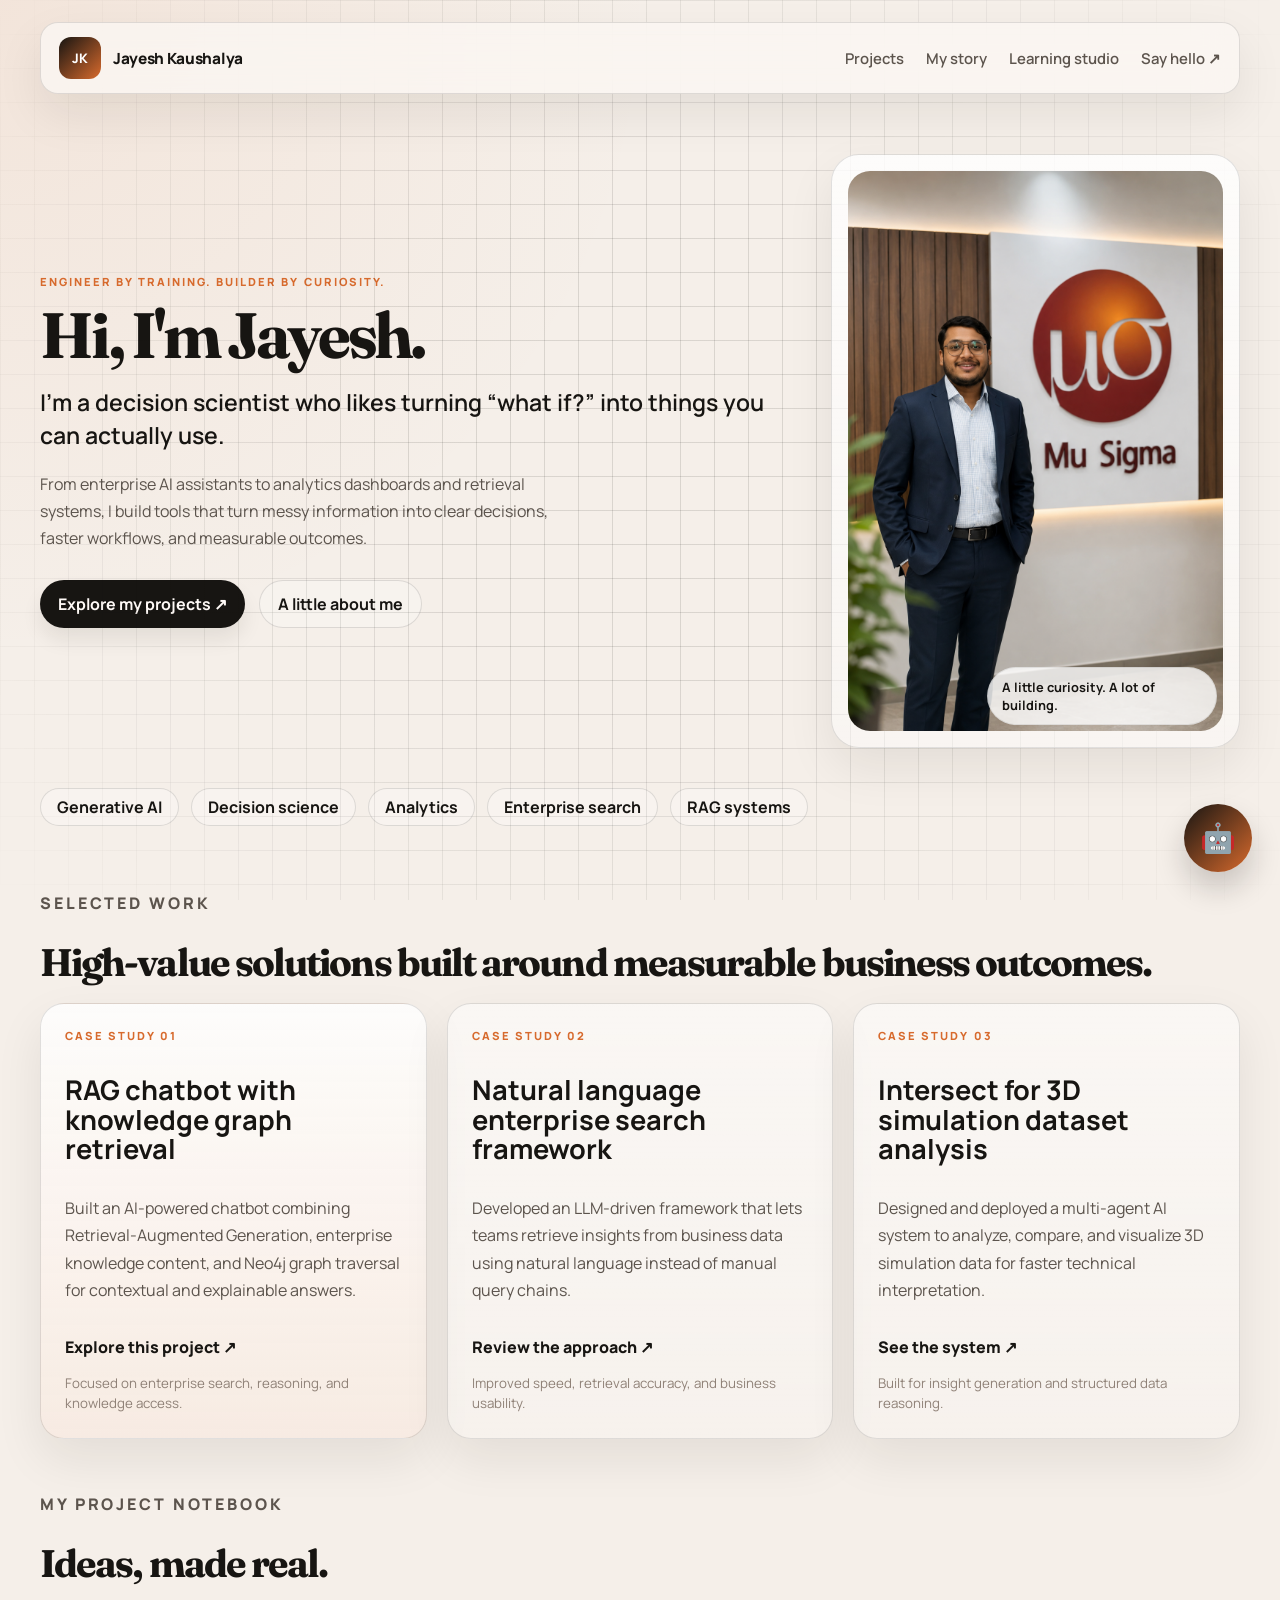
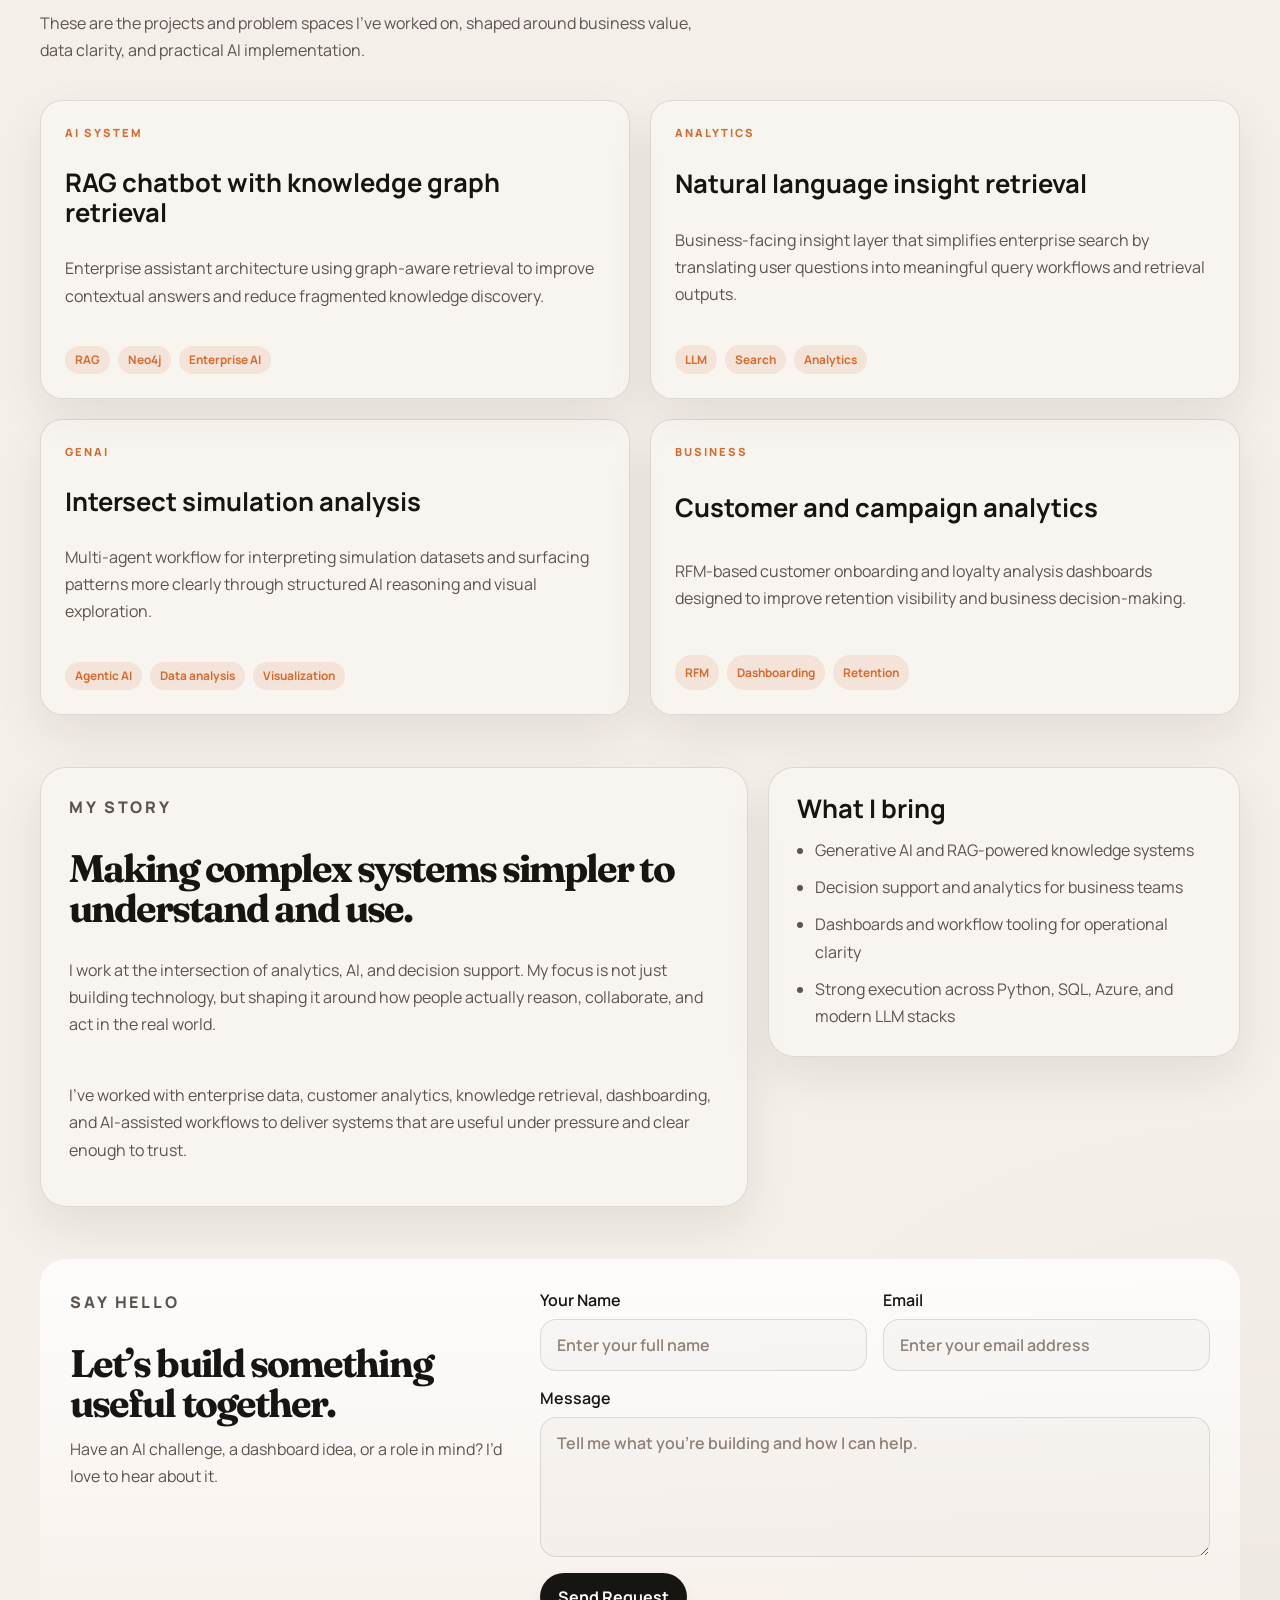
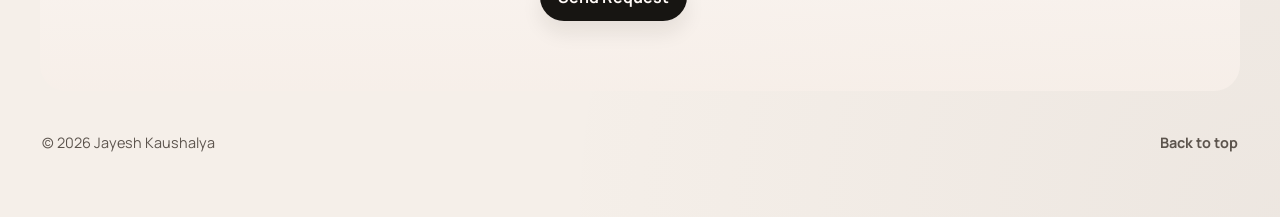
<file: index.html>
<!doctype html>
<html lang="en">
<head>
  <meta charset="utf-8" />
  <meta name="viewport" content="width=device-width,initial-scale=1" />
  <meta name="description" content="Portfolio of Jayesh Kaushalya, a Bengaluru-based decision scientist building practical AI and analytics systems." />
  <meta name="theme-color" content="#f5efe9" />
  <title>Jayesh Kaushalya | Builder of useful AI systems</title>
  <link rel="preconnect" href="https://fonts.googleapis.com">
  <link rel="preconnect" href="https://fonts.gstatic.com" crossorigin>
  <link href="https://fonts.googleapis.com/css2?family=Fraunces:opsz,wght@9..144,600;9..144,700&family=Manrope:wght@400;500;600;700;800&display=swap" rel="stylesheet">
  <link rel="stylesheet" href="styles.css">
</head>
<body>
  <div class="page-shell">
    <div class="site-content">
      <header class="site-header">
        <a class="brand" href="#top" aria-label="Jayesh Kaushalya home">
          <span class="brand-mark">JK</span>
          <span class="brand-wordmark">Jayesh Kaushalya</span>
        </a>

        <nav class="main-nav" aria-label="Primary navigation">
          <a href="#projects">Projects</a>
          <a href="#about">My story</a>
          <a href="https://jayesh-learning-studio.onrender.com/learn">Learning studio</a>
          <a href="#contact">Say hello ↗</a>
        </nav>
      </header>

      <main id="top">
        <section class="hero">
          <div class="hero-copy">
            <p class="eyebrow">ENGINEER BY TRAINING. BUILDER BY CURIOSITY.</p>
            <h1>Hi, I'm Jayesh.</h1>
            <p class="lead">I'm a decision scientist who likes turning “what if?” into things you can actually use.</p>
            <p class="hero-subcopy">
              From enterprise AI assistants to analytics dashboards and retrieval systems, I build tools that turn messy information into clear decisions, faster workflows, and measurable outcomes.
            </p>

            <div class="hero-actions">
              <a class="primary-link" href="#projects">Explore my projects ↗</a>
              <a class="secondary-link" href="#about">A little about me</a>
            </div>
          </div>

          <div class="hero-visual" aria-label="Profile image">
            <img src="assets/profile.png" alt="Jayesh Kaushalya portrait" />
            <div class="visual-caption">A little curiosity. A lot of building.</div>
          </div>
        </section>

        <section class="pill-row" aria-label="Core focus areas">
          <span>Generative AI</span>
          <span>Decision science</span>
          <span>Analytics</span>
          <span>Enterprise search</span>
          <span>RAG systems</span>
        </section>

        <section class="project-showcase" id="projects">
          <div class="section-heading">
            <p class="section-kicker">Selected work</p>
            <h2>High-value solutions built around measurable business outcomes.</h2>
          </div>

          <div class="project-grid">
            <article class="project-card project-card-featured">
              <div class="project-card-header">
                <span class="project-tag">Case Study 01</span>
              </div>
              <h3>RAG chatbot with knowledge graph retrieval</h3>
              <p>Built an AI-powered chatbot combining Retrieval-Augmented Generation, enterprise knowledge content, and Neo4j graph traversal for contextual and explainable answers.</p>
              <a href="#contact">Explore this project ↗</a>
              <small>Focused on enterprise search, reasoning, and knowledge access.</small>
            </article>

            <article class="project-card">
              <div class="project-card-header">
                <span class="project-tag">Case Study 02</span>
              </div>
              <h3>Natural language enterprise search framework</h3>
              <p>Developed an LLM-driven framework that lets teams retrieve insights from business data using natural language instead of manual query chains.</p>
              <a href="#contact">Review the approach ↗</a>
              <small>Improved speed, retrieval accuracy, and business usability.</small>
            </article>

            <article class="project-card">
              <div class="project-card-header">
                <span class="project-tag">Case Study 03</span>
              </div>
              <h3>Intersect for 3D simulation dataset analysis</h3>
              <p>Designed and deployed a multi-agent AI system to analyze, compare, and visualize 3D simulation data for faster technical interpretation.</p>
              <a href="#contact">See the system ↗</a>
              <small>Built for insight generation and structured data reasoning.</small>
            </article>
          </div>
        </section>

        <section class="notebook" aria-label="Project notebook">
          <div class="section-heading compact">
            <p class="section-kicker">My project notebook</p>
            <h2>Ideas, made real.</h2>
            <p>These are the projects and problem spaces I’ve worked on, shaped around business value, data clarity, and practical AI implementation.</p>
          </div>

          <div class="notebook-grid">
            <article class="notebook-item">
              <div class="mini-badge">AI system</div>
              <h3>RAG chatbot with knowledge graph retrieval</h3>
              <p>Enterprise assistant architecture using graph-aware retrieval to improve contextual answers and reduce fragmented knowledge discovery.</p>
              <div class="tag-list">
                <span>RAG</span>
                <span>Neo4j</span>
                <span>Enterprise AI</span>
              </div>
            </article>

            <article class="notebook-item">
              <div class="mini-badge">Analytics</div>
              <h3>Natural language insight retrieval</h3>
              <p>Business-facing insight layer that simplifies enterprise search by translating user questions into meaningful query workflows and retrieval outputs.</p>
              <div class="tag-list">
                <span>LLM</span>
                <span>Search</span>
                <span>Analytics</span>
              </div>
            </article>

            <article class="notebook-item">
              <div class="mini-badge">GenAI</div>
              <h3>Intersect simulation analysis</h3>
              <p>Multi-agent workflow for interpreting simulation datasets and surfacing patterns more clearly through structured AI reasoning and visual exploration.</p>
              <div class="tag-list">
                <span>Agentic AI</span>
                <span>Data analysis</span>
                <span>Visualization</span>
              </div>
            </article>

            <article class="notebook-item">
              <div class="mini-badge">Business</div>
              <h3>Customer and campaign analytics</h3>
              <p>RFM-based customer onboarding and loyalty analysis dashboards designed to improve retention visibility and business decision-making.</p>
              <div class="tag-list">
                <span>RFM</span>
                <span>Dashboarding</span>
                <span>Retention</span>
              </div>
            </article>
          </div>
        </section>

        <section class="about" id="about">
          <div class="about-copy">
            <p class="section-kicker">My story</p>
            <h2>Making complex systems simpler to understand and use.</h2>
            <p>
              I work at the intersection of analytics, AI, and decision support. My focus is not just building technology, but shaping it around how people actually reason, collaborate, and act in the real world.
            </p>
            <p>
              I’ve worked with enterprise data, customer analytics, knowledge retrieval, dashboarding, and AI-assisted workflows to deliver systems that are useful under pressure and clear enough to trust.
            </p>
          </div>

          <div class="about-card">
            <h3>What I bring</h3>
            <ul>
              <li>Generative AI and RAG-powered knowledge systems</li>
              <li>Decision support and analytics for business teams</li>
              <li>Dashboards and workflow tooling for operational clarity</li>
              <li>Strong execution across Python, SQL, Azure, and modern LLM stacks</li>
            </ul>
          </div>
        </section>

        <section class="contact-panel" id="contact">
          <div class="contact-copy-block">
            <p class="section-kicker">Say hello</p>
            <h2>Let’s build something useful together.</h2>
            <p>Have an AI challenge, a dashboard idea, or a role in mind? I’d love to hear about it.</p>
          </div>

          <form class="contact-form" id="contactForm" action="https://api.web3forms.com/submit" method="POST">
            <input type="hidden" name="access_key" value="9c6d0e37-6dec-47e7-a2c5-f51551ccefc8" />
            <input type="hidden" name="subject" value="New portfolio inquiry from Jayesh Kaushalya website" />
            <input type="checkbox" name="botcheck" class="botcheck" tabindex="-1" autocomplete="off" />

            <label>
              Your Name
              <input type="text" name="name" placeholder="Enter your full name" required />
            </label>

            <label>
              Email
              <input type="email" name="email" placeholder="Enter your email address" required />
            </label>

            <label class="full-width">
              Message
              <textarea name="message" rows="5" placeholder="Tell me what you’re building and how I can help." required></textarea>
            </label>

            <div class="form-actions full-width">
              <button type="submit" class="primary-link">Send Request</button>
            </div>

            <p class="form-status full-width" id="formStatus" aria-live="polite"></p>
          </form>
        </section>
      </main>

      <footer class="site-footer">
        <p>&copy; <span id="currentYear"></span> Jayesh Kaushalya</p>
        <a href="#top">Back to top</a>
      </footer>
    </div>
  </div>

  <button class="chat-launcher" id="chatLauncher" aria-label="Open chat with Jayesh" aria-expanded="false">
    <span class="chat-launcher-icon">🤖</span>
  </button>

  <div class="chat-popup hidden" id="chatPopup" role="dialog" aria-modal="true" aria-label="Ask Jayesh">
    <div class="chat-popup-header">
      <div class="chatbot-brand">
        <span class="chatbot-brand-mark">J</span>
        <div>
          <strong>Ask Jayesh</strong>
          <small>Web & GenAI solutions</small>
        </div>
      </div>
      <button class="chat-close" id="chatClose" aria-label="Close chat">×</button>
    </div>

    <div class="chatbot-messages" id="chatMessages" aria-live="polite">
      <div class="message bot">
        <div class="message-bubble">
          Hi! I help clients understand my work in web development, AI products, and GenAI solutions. Ask about projects, skills, or how I can help solve a problem.
        </div>
      </div>
    </div>

    <div class="chatbot-suggestions" aria-label="Suggested questions">
      <button type="button" class="suggestion-btn">Need a web app?</button>
      <button type="button" class="suggestion-btn">Need a GenAI solution?</button>
      <button type="button" class="suggestion-btn">What kind of projects do you build?</button>
    </div>

    <form class="chatbot-form" id="chatbotForm">
      <input id="chatbotInput" type="text" placeholder="Ask about web dev or GenAI..." aria-label="Ask a question" />
      <button type="submit" class="chat-send">Send</button>
    </form>
  </div>

  <script src="app.js"></script>
</body>
</html>
</file>
<file: styles.css>
﻿:root {
  --bg: #f5efe9;
  --bg-soft: #fbf7f3;
  --panel: #f8f4f0;
  --card: #fffdfb;
  --ink: #171512;
  --muted: #5c544d;
  --soft: #8f8177;
  --line: rgba(23, 21, 18, 0.12);
  --accent: #d76a2d;
  --accent-soft: rgba(215, 106, 45, 0.12);
  --shadow: 0 20px 48px rgba(26, 21, 17, 0.08);
  --field-bg: rgba(23, 21, 18, 0.02);
  --field-border: rgba(23, 21, 18, 0.12);
  --button-text: #fffaf7;
  --success: #0c7a46;
  --error: #b94d3d;
}

* {
  box-sizing: border-box;
}

html {
  scroll-behavior: smooth;
}

body {
  margin: 0;
  font-family: "Manrope", sans-serif;
  color: var(--ink);
  background:
    radial-gradient(circle at top left, rgba(215, 106, 45, 0.08), transparent 18%),
    radial-gradient(circle at bottom right, rgba(88, 75, 68, 0.05), transparent 20%),
    var(--bg);
}

a {
  color: inherit;
  text-decoration: none;
}

img {
  display: block;
  max-width: 100%;
}

button,
input,
textarea {
  font: inherit;
}

body::before {
  content: "";
  position: fixed;
  inset: 0;
  pointer-events: none;
  background-image:
    linear-gradient(var(--line) 1px, transparent 1px),
    linear-gradient(90deg, var(--line) 1px, transparent 1px);
  background-size: 34px 34px;
  mask-image: radial-gradient(circle at center, black 30%, transparent 100%);
}

.page-shell {
  width: min(1200px, calc(100% - 42px));
  margin: 0 auto;
  padding: 22px 0 50px;
}

.site-header {
  position: sticky;
  top: 12px;
  z-index: 20;
  display: flex;
  align-items: center;
  justify-content: space-between;
  gap: 18px;
  padding: 14px 18px;
  margin-bottom: 36px;
  border: 1px solid var(--line);
  border-radius: 18px;
  background: rgba(251, 247, 243, 0.76);
  backdrop-filter: blur(18px);
  box-shadow: var(--shadow);
}

.brand {
  display: inline-flex;
  align-items: center;
  gap: 12px;
  font-weight: 800;
  letter-spacing: -0.02em;
}

.brand-mark {
  display: grid;
  place-items: center;
  width: 42px;
  height: 42px;
  border-radius: 12px;
  background: linear-gradient(135deg, #171512 0%, #d76a2d 100%);
  color: #fff;
  font-size: 0.82rem;
}

.brand-wordmark {
  font-size: 0.96rem;
}

.main-nav {
  display: flex;
  align-items: center;
  gap: 22px;
  flex-wrap: wrap;
}

.main-nav a {
  position: relative;
  color: var(--muted);
  font-size: 0.93rem;
  font-weight: 600;
  transition: color 150ms ease;
}

.main-nav a::after {
  content: "";
  position: absolute;
  left: 0;
  bottom: -4px;
  width: 100%;
  height: 2px;
  border-radius: 999px;
  background: var(--accent);
  transform: scaleX(0);
  transform-origin: left;
  transition: transform 150ms ease;
}

.main-nav a:hover,
.main-nav a:focus-visible {
  color: var(--ink);
}

.main-nav a:hover::after,
.main-nav a:focus-visible::after {
  transform: scaleX(1);
}

.eyebrow,
.section-kicker,
.project-tag,
.mini-badge {
  margin: 0 0 16px;
  color: var(--accent);
  font-size: 0.7rem;
  letter-spacing: 0.18em;
  font-weight: 800;
  text-transform: uppercase;
}

h1,
h2,
h3 {
  margin: 0;
}

h1,
h2 {
  font-family: "Fraunces", serif;
  letter-spacing: -0.05em;
}

h1 {
  max-width: 12ch;
  font-size: clamp(3rem, 5vw, 5.2rem);
  line-height: 0.95;
  margin-bottom: 20px;
}

h2 {
  font-size: clamp(2.2rem, 3vw, 3.4rem);
  line-height: 1.04;
}

h3 {
  font-size: 1.6rem;
  line-height: 1.15;
}

.hero {
  display: grid;
  grid-template-columns: minmax(0, 1.3fr) minmax(300px, 0.7fr);
  gap: 30px;
  align-items: center;
  padding: 24px 0 18px;
}

.hero-copy {
  padding: clamp(20px, 3vw, 40px) 0;
}

.lead {
  max-width: 48rem;
  margin: 0 0 18px;
  color: var(--ink);
  font-size: clamp(1.18rem, 1.8vw, 1.5rem);
  line-height: 1.45;
  font-weight: 600;
}

.hero-subcopy,
.project-card p,
.notebook-item p,
.about-copy p,
.contact-copy-block p,
.about-card li,
.section-heading p {
  color: var(--muted);
  line-height: 1.7;
  font-size: 1rem;
}

.hero-subcopy {
  max-width: 52ch;
  margin: 0;
}

.hero-actions {
  display: flex;
  flex-wrap: wrap;
  gap: 14px;
  margin-top: 28px;
}

.primary-link,
.secondary-link {
  display: inline-flex;
  align-items: center;
  justify-content: center;
  min-height: 48px;
  padding: 0 18px;
  border-radius: 999px;
  font-weight: 700;
  transition: transform 150ms ease, box-shadow 150ms ease;
}

.primary-link {
  background: var(--ink);
  color: var(--button-text);
  box-shadow: 0 12px 20px rgba(23, 21, 18, 0.08);
}

.secondary-link {
  border: 1px solid var(--line);
  background: rgba(255, 255, 255, 0.25);
  color: var(--ink);
}

.primary-link:hover,
.secondary-link:hover,
.primary-link:focus-visible,
.secondary-link:focus-visible {
  transform: translateY(-1px);
}

.hero-visual {
  position: relative;
  padding: 16px;
  border-radius: 28px;
  border: 1px solid var(--line);
  background: linear-gradient(180deg, rgba(255,255,255,0.8), rgba(255,255,255,0.4));
  box-shadow: var(--shadow);
}

.hero-visual img {
  width: 100%;
  height: 560px;
  object-fit: cover;
  border-radius: 22px;
  background: #e9dfd7;
}

.visual-caption {
  position: absolute;
  right: 22px;
  bottom: 22px;
  max-width: 230px;
  padding: 10px 14px;
  border-radius: 999px;
  background: rgba(255, 255, 255, 0.8);
  border: 1px solid rgba(23, 21, 18, 0.08);
  font-size: 0.8rem;
  font-weight: 700;
  color: var(--ink);
}

.pill-row {
  display: flex;
  flex-wrap: wrap;
  gap: 12px;
  padding: 22px 0 12px;
}

.pill-row span {
  display: inline-flex;
  align-items: center;
  min-height: 38px;
  padding: 0 16px;
  border: 1px solid var(--line);
  border-radius: 999px;
  background: rgba(255, 255, 255, 0.28);
  font-weight: 700;
  color: var(--ink);
}

.project-showcase,
.notebook,
.about,
.contact-panel {
  margin-top: 52px;
}

.section-heading {
  display: grid;
  gap: 10px;
  margin-bottom: 20px;
}

.section-heading.compact {
  max-width: 680px;
}

.project-grid,
.notebook-grid {
  display: grid;
  gap: 20px;
}

.project-grid {
  grid-template-columns: repeat(3, minmax(0, 1fr));
}

.project-card {
  display: flex;
  flex-direction: column;
  gap: 16px;
  min-height: 100%;
  padding: 24px;
  border-radius: 24px;
  border: 1px solid var(--line);
  background: linear-gradient(180deg, rgba(255,255,255,0.5), rgba(255,255,255,0.2));
  box-shadow: var(--shadow);
}

.project-card-featured {
  background: linear-gradient(180deg, rgba(255,255,255,0.8), rgba(248, 233, 223, 0.7));
}

.project-card-header {
  display: flex;
  justify-content: space-between;
  align-items: center;
}

.project-card h3 {
  font-size: clamp(1.7rem, 2vw, 2.3rem);
  line-height: 1.08;
}

.project-card a {
  margin-top: auto;
  color: var(--ink);
  font-weight: 800;
}

.project-card small {
  color: var(--soft);
  line-height: 1.5;
}

.notebook-grid {
  grid-template-columns: repeat(2, minmax(0, 1fr));
}

.notebook-item {
  display: grid;
  gap: 12px;
  padding: 24px;
  border-radius: 22px;
  border: 1px solid var(--line);
  background: rgba(255,255,255,0.34);
  box-shadow: var(--shadow);
}

.tag-list {
  display: flex;
  flex-wrap: wrap;
  gap: 8px;
  margin-top: 8px;
}

.tag-list span {
  display: inline-flex;
  align-items: center;
  justify-content: center;
  min-height: 28px;
  padding: 0 10px;
  border-radius: 999px;
  background: var(--accent-soft);
  color: var(--accent);
  font-size: 0.74rem;
  font-weight: 700;
}

.about {
  display: grid;
  grid-template-columns: minmax(0, 1.2fr) minmax(280px, 0.8fr);
  gap: 20px;
  align-items: start;
}

.about-copy,
.about-card {
  padding: 26px 28px;
  border: 1px solid var(--line);
  border-radius: 26px;
  background: rgba(255, 255, 255, 0.34);
  box-shadow: var(--shadow);
}

.about-copy {
  display: grid;
  gap: 12px;
}

.about-card h3 {
  margin-bottom: 14px;
}

.about-card ul {
  margin: 0;
  padding-left: 18px;
  display: grid;
  gap: 10px;
  color: var(--muted);
  line-height: 1.65;
}

.contact-panel {
  display: grid;
  grid-template-columns: minmax(0, 0.8fr) minmax(0, 1.2fr);
  gap: 24px;
  align-items: start;
  padding: 30px;
  border-radius: 26px;
  background: linear-gradient(180deg, rgba(255,255,255,0.82), rgba(247,239,233,0.88));
}

.contact-copy-block {
  display: grid;
  gap: 12px;
}

.contact-copy-block p:last-child {
  margin: 0;
}

.contact-form {
  display: grid;
  grid-template-columns: repeat(2, minmax(0, 1fr));
  gap: 16px;
}

.contact-form label {
  display: grid;
  gap: 8px;
  color: var(--ink);
  font-weight: 600;
}

.contact-form input,
.contact-form textarea {
  width: 100%;
  padding: 14px 16px;
  border-radius: 16px;
  border: 1px solid var(--field-border);
  background: var(--field-bg);
  color: var(--ink);
}

.contact-form input::placeholder,
.contact-form textarea::placeholder {
  color: var(--soft);
}

.contact-form input:focus,
.contact-form textarea:focus {
  outline: none;
  border-color: rgba(215, 106, 45, 0.55);
  box-shadow: 0 0 0 3px rgba(215, 106, 45, 0.10);
}

.full-width {
  grid-column: 1 / -1;
}

.form-actions {
  display: flex;
  align-items: center;
  justify-content: flex-start;
}

.form-actions .primary-link {
  border: 0;
  cursor: pointer;
}

.form-status {
  margin: 0;
  min-height: 24px;
  color: var(--muted);
  font-size: 0.94rem;
}

.form-status.success {
  color: var(--success);
}

.form-status.error {
  color: var(--error);
}

.botcheck {
  display: none;
}

.site-footer {
  display: flex;
  align-items: center;
  justify-content: space-between;
  gap: 18px;
  padding: 28px 2px 0;
  color: var(--muted);
  font-size: 0.9rem;
}

.site-footer a {
  font-weight: 700;
}

.site-content {
  flex: 1;
  min-width: 0;
}

.chat-launcher {
  position: fixed;
  right: 28px;
  bottom: 28px;
  z-index: 60;
  width: 68px;
  height: 68px;
  border: 0;
  border-radius: 50%;
  background: linear-gradient(135deg, #171512 0%, #d76a2d 100%);
  color: #fff;
  box-shadow: 0 16px 30px rgba(23, 21, 18, 0.2);
  cursor: pointer;
}

.chat-launcher-icon {
  font-size: 1.8rem;
  line-height: 1;
}

.chat-popup {
  position: fixed;
  right: 28px;
  bottom: 110px;
  z-index: 70;
  display: flex;
  flex-direction: column;
  width: min(360px, calc(100vw - 28px));
  max-height: min(70vh, 620px);
  border: 1px solid var(--line);
  border-radius: 24px;
  background: rgba(255, 255, 255, 0.9);
  backdrop-filter: blur(18px);
  box-shadow: 0 24px 50px rgba(23, 21, 18, 0.18);
  overflow: hidden;
  transition: transform 180ms ease, opacity 180ms ease;
}

.chat-popup.hidden {
  opacity: 0;
  pointer-events: none;
  transform: translateY(16px) scale(0.98);
}

.chat-popup-header {
  display: flex;
  align-items: center;
  justify-content: space-between;
  gap: 12px;
  padding: 14px 16px;
  border-bottom: 1px solid var(--line);
  background: rgba(255, 255, 255, 0.75);
}

.chatbot-brand {
  display: flex;
  align-items: center;
  gap: 12px;
}

.chatbot-brand-mark {
  display: grid;
  place-items: center;
  width: 40px;
  height: 40px;
  border-radius: 12px;
  background: linear-gradient(135deg, #171512 0%, #d76a2d 100%);
  color: #fff;
  font-size: 0.8rem;
  font-weight: 800;
}

.chatbot-brand strong {
  display: block;
  font-size: 0.96rem;
}

.chatbot-brand small {
  color: var(--muted);
  font-size: 0.72rem;
}

.chat-close {
  width: 32px;
  height: 32px;
  border: 1px solid var(--line);
  border-radius: 50%;
  background: rgba(255, 255, 255, 0.7);
  color: var(--ink);
  font-size: 1.6rem;
  line-height: 1;
  cursor: pointer;
}

.chatbot-messages {
  display: flex;
  flex-direction: column;
  gap: 12px;
  padding: 16px;
  overflow-y: auto;
  max-height: 300px;
}

.message {
  display: flex;
}

.message.bot {
  justify-content: flex-start;
}

.message.user {
  justify-content: flex-end;
}

.message-bubble {
  max-width: 92%;
  padding: 12px 14px;
  border-radius: 16px;
  line-height: 1.6;
  font-size: 0.92rem;
}

.message.bot .message-bubble {
  background: rgba(215, 106, 45, 0.08);
  border: 1px solid rgba(215, 106, 45, 0.14);
  color: var(--ink);
}

.message.user .message-bubble {
  background: #171512;
  color: #fff;
}

.chatbot-suggestions {
  display: flex;
  flex-wrap: wrap;
  gap: 8px;
  padding: 0 16px 12px;
}

.suggestion-btn {
  border: 1px solid var(--line);
  background: rgba(255, 255, 255, 0.36);
  color: var(--ink);
  padding: 8px 10px;
  border-radius: 999px;
  font-size: 0.76rem;
  font-weight: 700;
  cursor: pointer;
}

.chatbot-form {
  display: flex;
  gap: 10px;
  padding: 12px 16px 16px;
  border-top: 1px solid var(--line);
}

.chatbot-form input {
  flex: 1;
  min-width: 0;
  min-height: 46px;
  padding: 0 14px;
  background: var(--field-bg);
  border: 1px solid var(--field-border);
  border-radius: 12px;
  color: var(--ink);
}

.chat-send {
  min-width: 74px;
  min-height: 46px;
  border: 0;
  border-radius: 12px;
  background: var(--ink);
  color: #fff;
  font-weight: 700;
  cursor: pointer;
}

@media (max-width: 980px) {
  .hero,
  .about,
  .contact-panel,
  .project-grid {
    grid-template-columns: 1fr;
  }

  .notebook-grid {
    grid-template-columns: 1fr;
  }

  .site-header {
    flex-wrap: wrap;
    justify-content: center;
  }
}

@media (max-width: 680px) {
  .page-shell {
    width: min(100% - 20px, 1200px);
  }

  .site-header {
    padding: 12px 14px;
    gap: 12px;
  }

  .brand-wordmark {
    font-size: 0.85rem;
  }

  .main-nav {
    justify-content: center;
    gap: 10px 18px;
  }

  .hero-copy {
    padding-top: 6px;
  }

  .hero-visual img {
    height: 420px;
  }

  .project-card,
  .about-copy,
  .about-card,
  .notebook-item,
  .contact-panel {
    padding: 20px;
  }

  .contact-form {
    grid-template-columns: 1fr;
  }

  .hero-actions,
  .site-footer {
    flex-direction: column;
    align-items: flex-start;
  }

  .primary-link,
  .secondary-link {
    width: 100%;
  }
}

@media (prefers-reduced-motion: reduce) {
  html {
    scroll-behavior: auto;
  }

  *,
  *::before,
  *::after {
    transition-duration: 0.01ms !important;
  }
}
</file>
